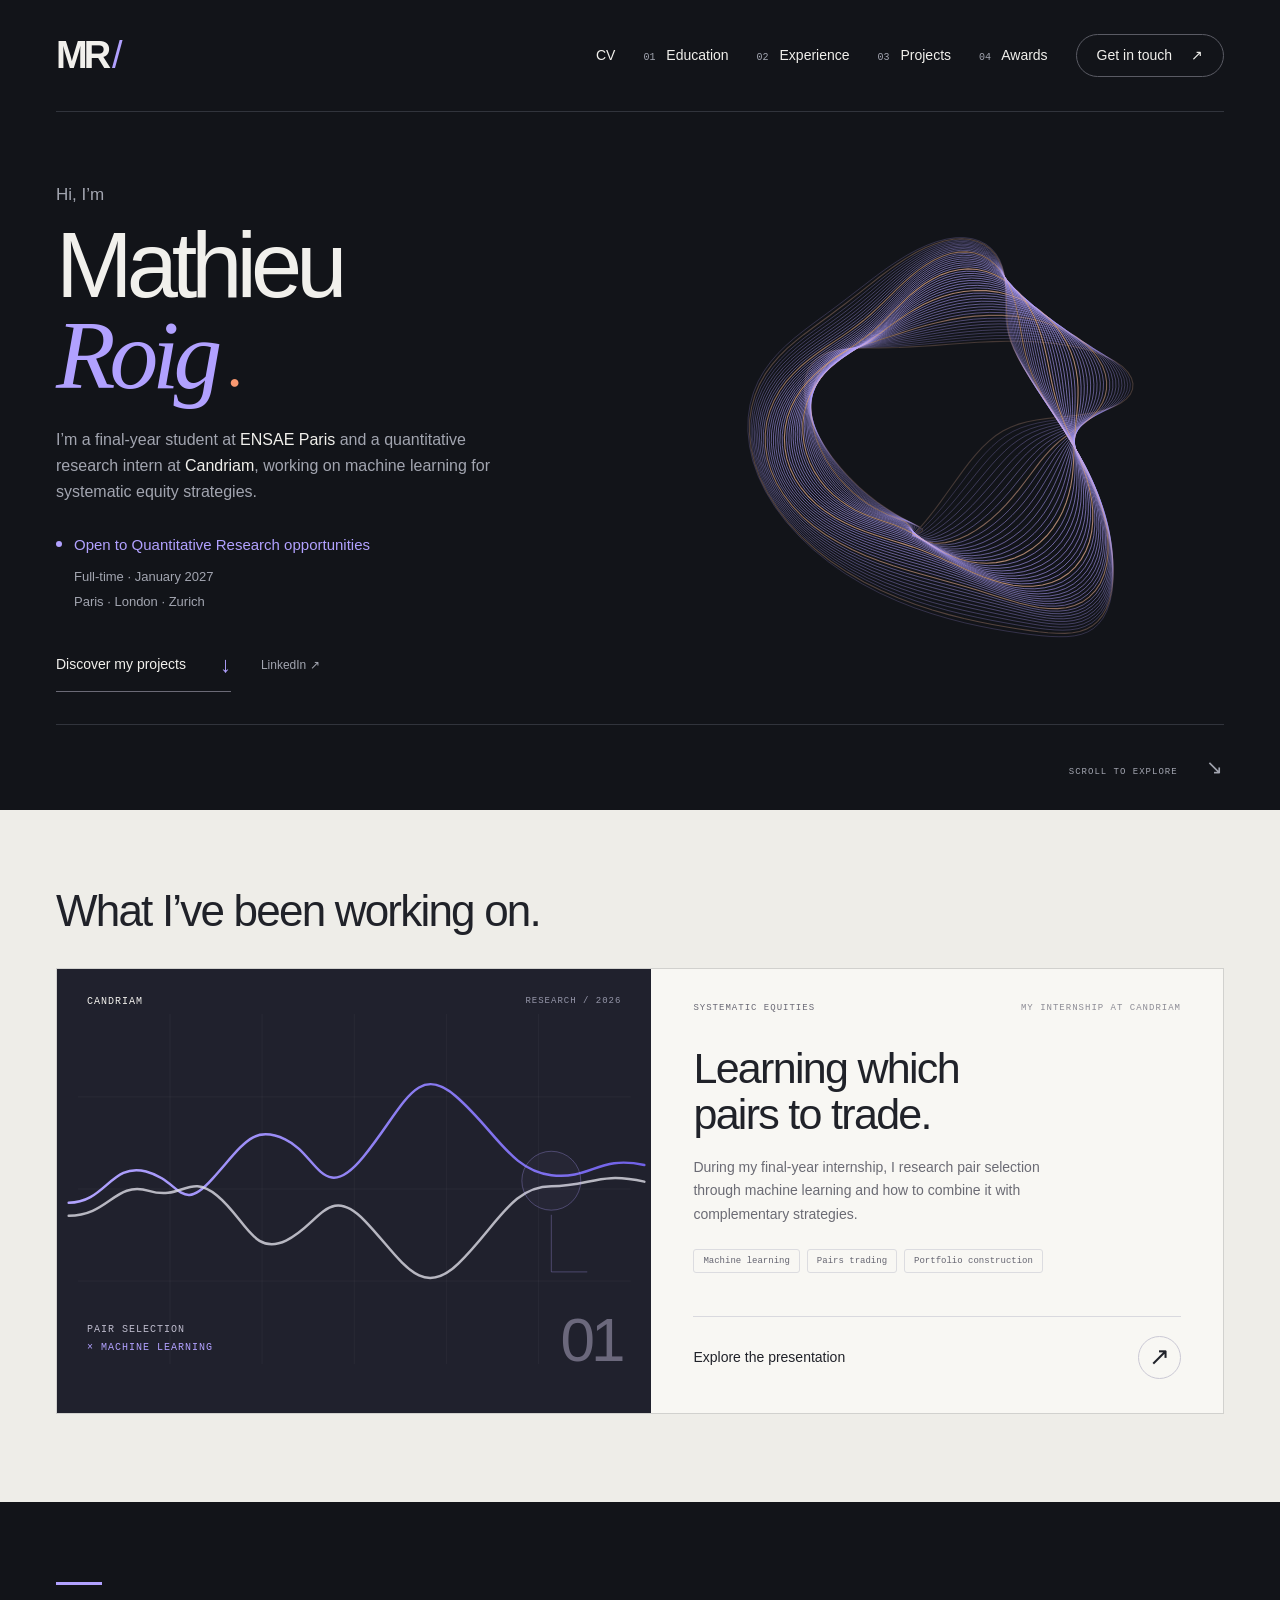
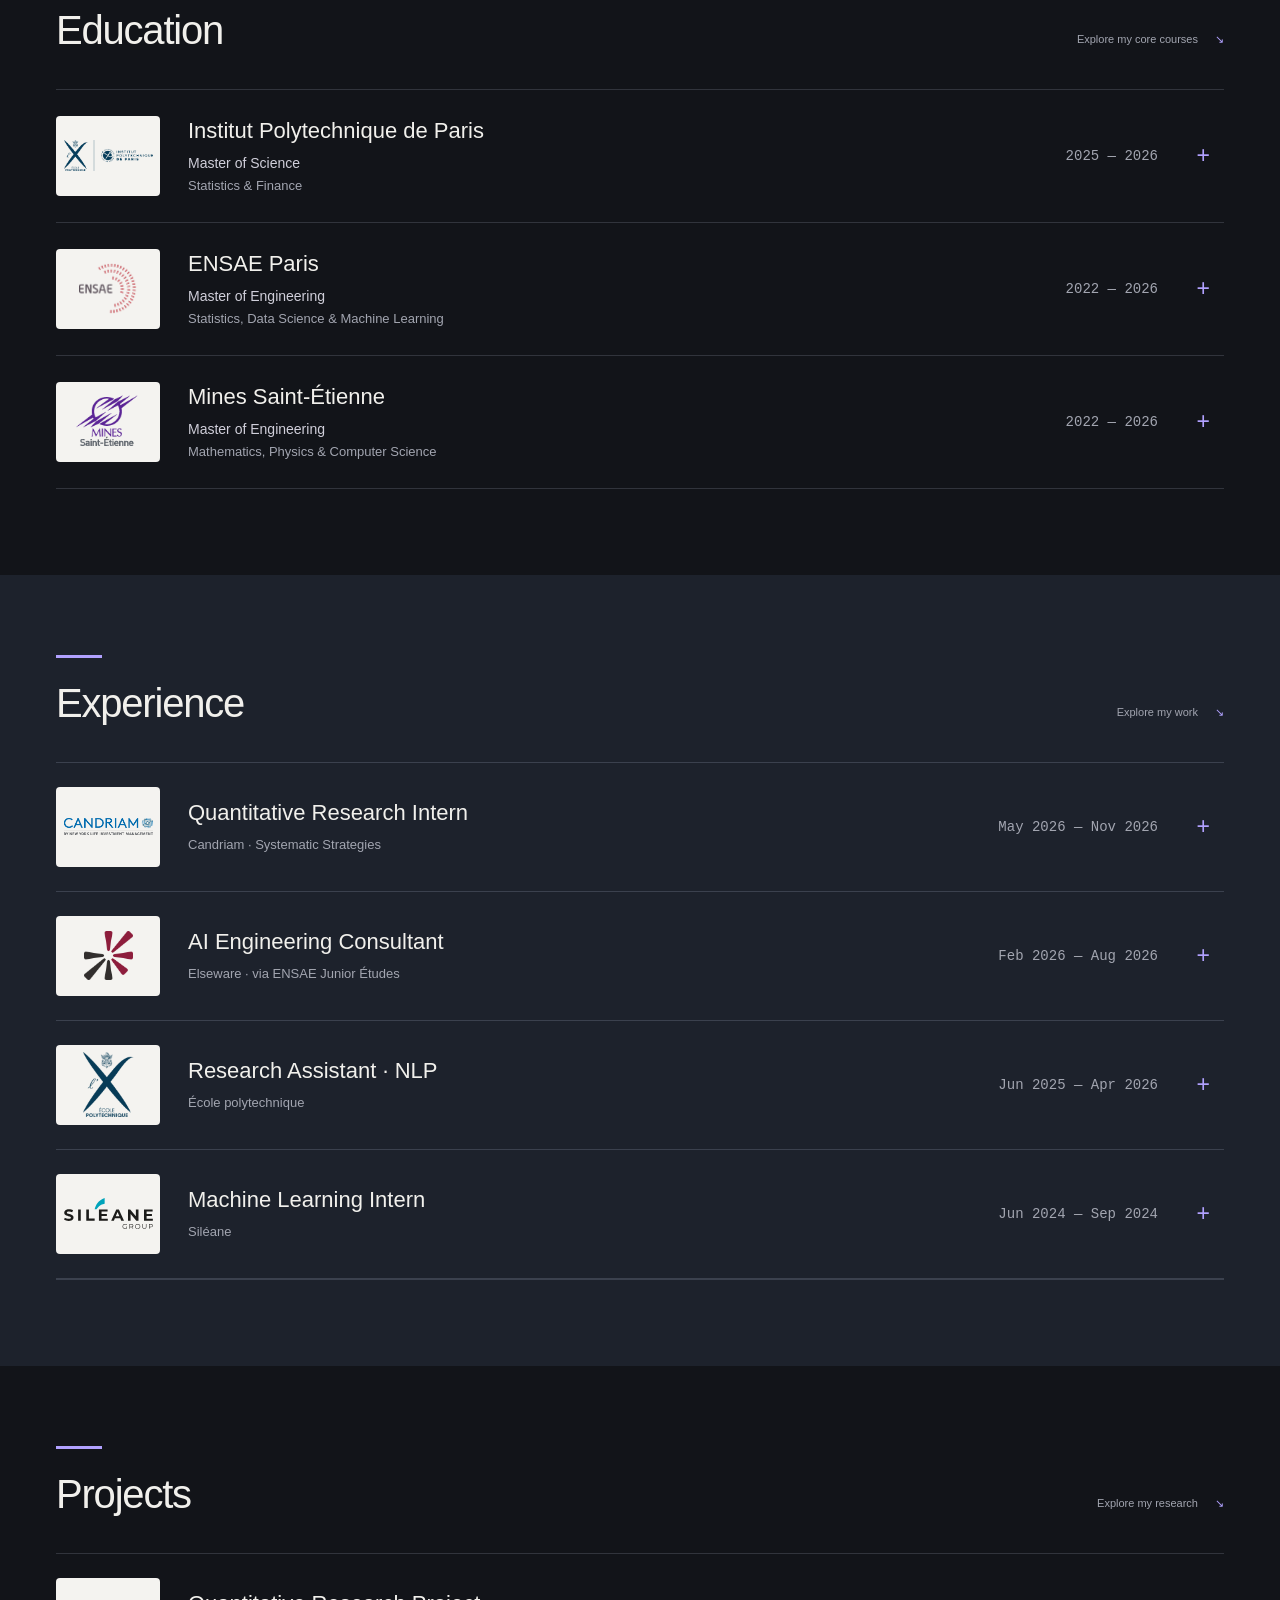
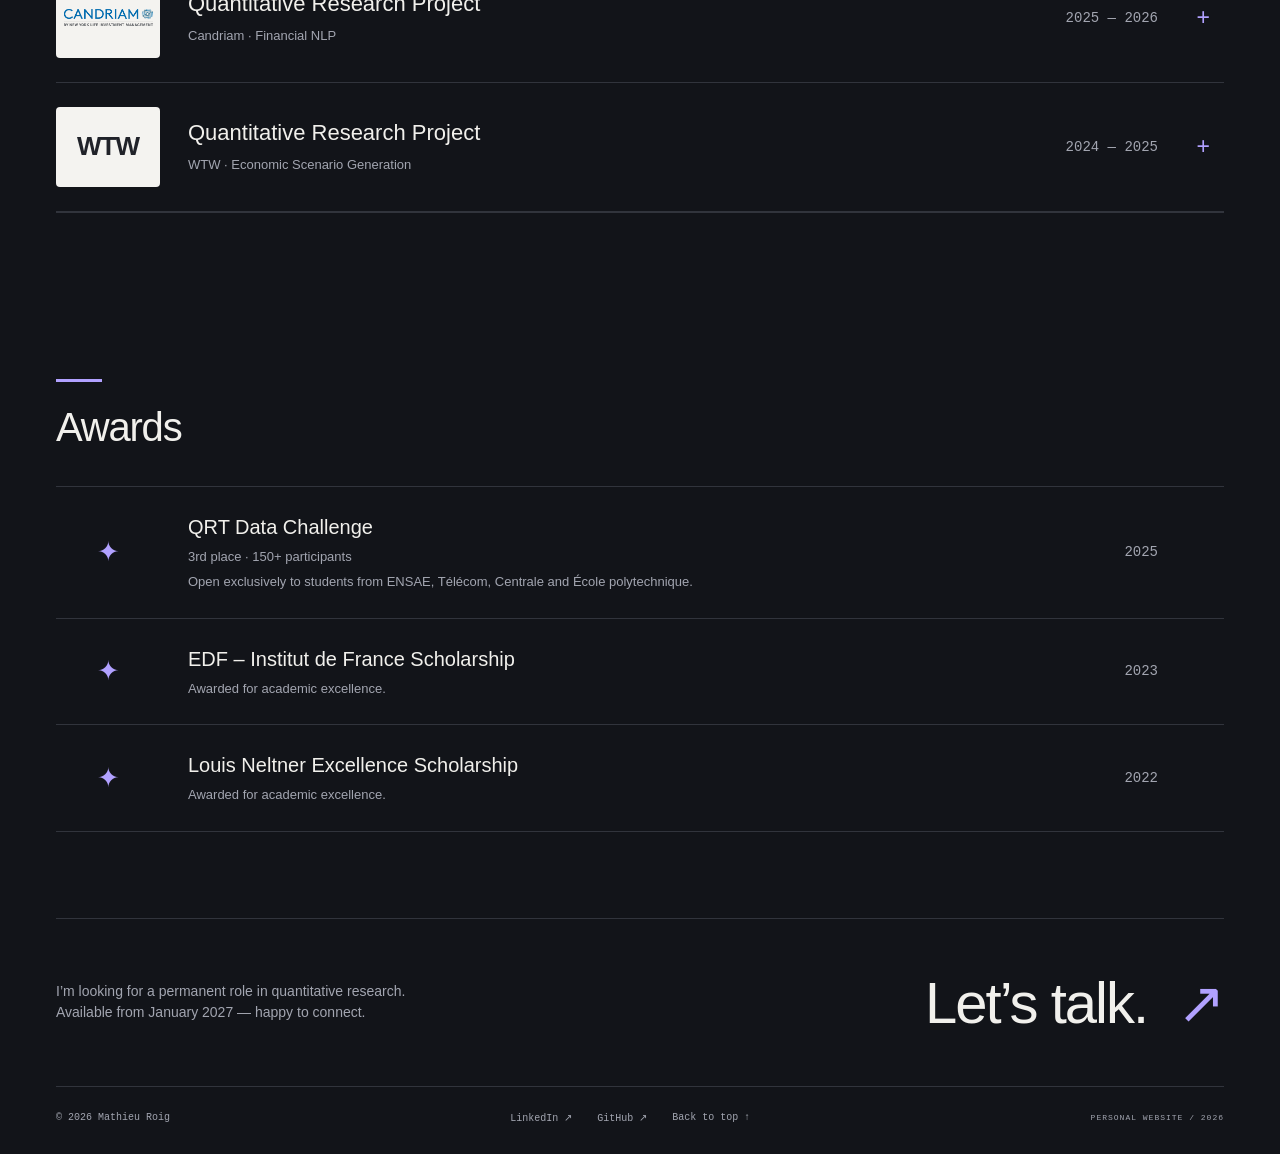
<file: index.html>
<!doctype html>
<html lang="en">
<head>
  <meta charset="utf-8"><meta name="viewport" content="width=device-width,initial-scale=1">
  <meta name="description" content="Mathieu Roig — final-year ENSAE Paris student and quantitative research intern at Candriam. My projects, research and background. Seeking a permanent quant research role from January 2027.">
  <title>Mathieu Roig — Projects & research</title>
  <link rel="icon" type="image/svg+xml" href="favicon.svg">
  <link rel="stylesheet" href="style.css"><script src="main.js" defer></script>
</head>
<body>
  <a class="skip" href="#main">Skip to content</a>
  <header class="nav wrap">
    <a class="monogram" href="#" aria-label="Mathieu Roig, home">MR<span>/</span></a>
    <nav aria-label="Main navigation"><a href="resume_quant.pdf" target="_blank" rel="noopener" aria-label="Open CV in a new tab">CV</a><a href="#education"><small>01</small> Education</a><a href="#experience"><small>02</small> Experience</a><a href="#projects"><small>03</small> Projects</a><a href="#awards"><small>04</small> Awards</a><a href="mailto:mathieu.roig@ensae.fr">Get in touch <span>↗</span></a></nav>
  </header>
  <main id="main">
    <section class="hero wrap" aria-labelledby="hero-title">
      <div class="hero-layout">
        <div class="hero-copy"><p class="intro-name">Hi, I’m</p><h1 id="hero-title">Mathieu<br><em>Roig</em><span class="period">●</span></h1><p class="intro">I’m a final-year student at <strong>ENSAE Paris</strong> and a quantitative research intern at <strong>Candriam</strong>, working on machine learning for systematic equity strategies.</p><div class="job-search"><span class="availability-dot" aria-hidden="true"></span><p><strong>Open to Quantitative Research opportunities</strong><span>Full-time · January 2027</span><span>Paris · London · Zurich</span></p></div><div class="hero-actions"><a class="work-link" href="#work">Discover my projects <span aria-hidden="true">↓</span></a><a class="profile-link" href="https://www.linkedin.com/in/mathieu-roig-424487253/" target="_blank" rel="noopener">LinkedIn ↗</a></div></div>
        <figure class="field"><svg id="signal-field" viewBox="0 0 620 540" role="img" aria-labelledby="field-title field-desc"><title id="field-title">An evolving field of lines</title><desc id="field-desc">An abstract, decorative illustration of interacting signals. No financial data is represented.</desc><g id="field-lines"></g></svg></figure>
      </div>
      <div class="hero-bottom"><a href="#work" aria-label="Scroll to my projects">SCROLL TO EXPLORE <span>↘</span></a></div>
    </section>
    <section class="work-section" id="work" aria-labelledby="work-title"><div class="wrap">
      <div class="section-heading"><h2 id="work-title">What I’ve been working on.</h2></div>
      <article class="project">
        <div class="project-art" aria-hidden="true"><div class="art-top"><span>CANDRIAM</span><span>RESEARCH / 2026</span></div><svg viewBox="0 0 600 380" class="pair-art"><defs><linearGradient id="fade" x1="0" x2="1"><stop stop-color="#b2a4ff"/><stop offset="1" stop-color="#7061e8"/></linearGradient></defs><g class="art-grid"><path d="M0 90H600M0 190H600M0 290H600M100 0V380M200 0V380M300 0V380M400 0V380M500 0V380"/></g><path class="pair-line one" d="M-10 205C30 205 36 161 74 171S111 218 146 179S190 120 225 136S266 209 310 155S367 52 410 89S470 170 514 175S565 153 615 164"/><path class="pair-line two" d="M-10 219C34 219 40 181 77 192S120 172 151 197S190 263 226 246S272 184 311 224S371 312 413 271S471 187 514 187S565 171 615 182"/><circle cx="514" cy="181" r="32" class="focus-ring"/><path d="M514 218V280H553" class="art-pointer"/></svg><div class="art-bottom"><span>PAIR SELECTION<br><b>× MACHINE LEARNING</b></span><span class="art-number">01</span></div></div>
        <div class="project-copy"><div class="project-meta"><span>SYSTEMATIC EQUITIES</span><span>MY INTERNSHIP AT CANDRIAM</span></div><h3>Learning which<br>pairs to trade.</h3><p>During my final-year internship, I research pair selection through machine learning and how to combine it with complementary strategies.</p><div class="tags"><span>Machine learning</span><span>Pairs trading</span><span>Portfolio construction</span></div><a class="project-link" href="presentation_en.html" target="_blank" rel="noopener"><span>Explore the presentation</span><span class="arrow-box" aria-hidden="true">↗</span></a></div>
      </article>
    </div></section>
    <section class="about wrap" id="about" aria-label="Background">
      <section class="education" id="education" aria-labelledby="education-title">
        <div class="background-heading"><h3 id="education-title">Education</h3><span>Explore my core courses <span aria-hidden="true">↘</span></span></div>
        <div class="education-list">
          <details class="school" id="education-ipparis">
            <summary><span class="school-logo"><img class="ip-logo" src="assets/schools/polytechnique-ip-paris.png" alt="École polytechnique / Institut Polytechnique de Paris" width="2242" height="779"></span><span class="school-info"><strong>Institut Polytechnique de Paris</strong><span class="degree">Master of Science</span><span class="specialisation">Statistics &amp; Finance</span></span><span class="school-date">2025 — 2026</span><span class="plus" aria-hidden="true">+</span></summary>
            <div class="school-details"><span class="courses-label">CORE COURSES</span><ul class="course-list"><li>Stochastic Calculus</li><li>Dynamic Optimization</li><li>Risk Management</li></ul><a class="school-website" href="https://www.ip-paris.fr/" target="_blank" rel="noopener">IP Paris ↗</a></div>
          </details>
          <details class="school" id="education-ensae">
            <summary><span class="school-logo"><span class="logo-crop ensae-crop"><img src="assets/schools/ensae.png" alt="ENSAE Paris" width="795" height="263"></span></span><span class="school-info"><strong>ENSAE Paris</strong><span class="degree">Master of Engineering</span><span class="specialisation">Statistics, Data Science &amp; Machine Learning</span></span><span class="school-date">2022 — 2026</span><span class="plus" aria-hidden="true">+</span></summary>
            <div class="school-details"><span class="courses-label">CORE COURSES</span><ul class="course-list"><li>Statistics</li><li>Machine Learning</li><li>Stochastic Processes</li><li>Time Series</li></ul><a class="school-website" href="https://www.ensae.fr/" target="_blank" rel="noopener">ENSAE Paris ↗</a></div>
          </details>
          <details class="school" id="education-mines">
            <summary><span class="school-logo"><span class="logo-crop mines-crop"><img src="assets/schools/mines.png" alt="Mines Saint-Étienne" width="338" height="90"></span></span><span class="school-info"><strong>Mines Saint-Étienne</strong><span class="degree">Master of Engineering</span><span class="specialisation">Mathematics, Physics &amp; Computer Science</span></span><span class="school-date">2022 — 2026</span><span class="plus" aria-hidden="true">+</span></summary>
            <div class="school-details"><span class="courses-label">CORE COURSES</span><ul class="course-list"><li>Big Data</li><li>Deep Learning</li><li>Game Theory</li><li>Microeconomics &amp; Macroeconomics</li></ul><a class="school-website" href="https://www.mines-stetienne.fr/" target="_blank" rel="noopener">Mines Saint-Étienne ↗</a></div>
          </details>
        </div>
      </section>
      <section class="experience-preview" id="experience" aria-labelledby="experience-title">
        <div class="background-heading"><h3 id="experience-title">Experience</h3><span>Explore my work <span aria-hidden="true">↘</span></span></div>
        <div class="experience-list">
          <details class="job" id="experience-candriam">
            <summary><span class="school-logo job-logo"><img src="assets/experience/candriam.svg" alt="Candriam" width="2721" height="543"></span><span class="job-info"><strong>Quantitative Research Intern</strong><span>Candriam · Systematic Strategies</span></span><span class="job-date">May 2026 — Nov 2026</span><span class="plus" aria-hidden="true">+</span></summary>
            <div class="job-details"><ul><li>Built a systematic equity portfolio combining pairs trading, reversal and momentum strategies, with risk-based allocation.</li><li>Developed a gradient-boosted model for pair selection and compared it with distance and cointegration benchmarks.</li><li>Studied transaction costs and turnover, then redesigned the reversal sleeve to improve net performance.</li></ul></div>
          </details>
          <details class="job" id="experience-elseware">
            <summary><span class="school-logo job-logo"><img class="elseware-logo" src="assets/experience/elseware.webp" alt="Elseware" width="1184" height="1184"></span><span class="job-info"><strong>AI Engineering Consultant</strong><span>Elseware · via ENSAE Junior Études</span></span><span class="job-date">Feb 2026 — Aug 2026</span><span class="plus" aria-hidden="true">+</span></summary>
            <div class="job-details"><ul><li>Developed TrustAgent, a multi-agent LLM system for operational-risk scenario analysis.</li><li>Tested expert-judgement assumptions against retrieved public evidence and returned auditable verdicts.</li><li>TrustAgent featured in a <a href="https://www.risk.net/insight/operational-risk/7963260/industrialising-the-challenge-process-ai-in-operational-risk-scenario-analysis" target="_blank" rel="noopener" style="color:var(--accent);text-decoration:underline;text-underline-offset:3px">Risk.net interview</a> with Patrick Naim (Elseware CEO) and Nedim Baruh (MD, JPMorganChase).</li></ul></div>
          </details>
          <details class="job" id="experience-polytechnique">
            <summary><span class="school-logo job-logo"><span class="logo-crop x-crop"><img src="assets/schools/polytechnique-ip-paris.png" alt="École polytechnique" width="2242" height="779"></span></span><span class="job-info"><strong>Research Assistant · NLP</strong><span>École polytechnique</span></span><span class="job-date">Jun 2025 — Apr 2026</span><span class="plus" aria-hidden="true">+</span></summary>
            <div class="job-details"><p class="job-context">Supervised by Prof. Alessandro Riboni</p><ul><li>Quantified individual influence within the FOMC using contextual embeddings.</li><li>Applied static embeddings (GloVe, A La Carte) to Congressional speeches to measure political polarization on monetary policy.</li></ul></div>
          </details>
          <details class="job" id="experience-sileane">
            <summary><span class="school-logo job-logo"><img src="assets/experience/sileane.svg" alt="Siléane" width="457" height="163"></span><span class="job-info"><strong>Machine Learning Intern</strong><span>Siléane</span></span><span class="job-date">Jun 2024 — Sep 2024</span><span class="plus" aria-hidden="true">+</span></summary>
            <div class="job-details"><ul><li>Benchmarked commercial computer vision platforms (Halcon, Picsellia, Mech-Mind) on client classification, segmentation and detection projects.</li><li>Supported the team’s decision on whether to build an in-house model.</li></ul></div>
          </details>
        </div>
      </section>
      <section class="research-projects" id="projects" aria-labelledby="projects-title">
        <div class="background-heading"><h3 id="projects-title">Projects</h3><span>Explore my research <span aria-hidden="true">↘</span></span></div>
        <div class="research-project-list">
          <details class="job" id="project-candriam">
            <summary><span class="school-logo job-logo"><img src="assets/experience/candriam.svg" alt="Candriam" width="2721" height="543"></span><span class="job-info"><strong>Quantitative Research Project</strong><span>Candriam · Financial NLP</span></span><span class="job-date">2025 — 2026</span><span class="plus" aria-hidden="true">+</span></summary>
            <div class="job-details"><p class="job-context">12-month research project with ENSAE Paris</p><ul><li>Benchmarked Loughran–McDonald and FinBERT sentiment scores on the MD&amp;A sections of 67,000+ SEC filings using panel regressions and long-short portfolios.</li><li>Built an extraction and parsing pipeline for 10-K/10-Q filings, with point-in-time alignment to returns and control factors.</li><li>Found no robust predictive signal for abnormal returns over horizons of 1–21 days.</li></ul></div>
          </details>
          <details class="job" id="project-wtw">
            <summary><span class="school-logo job-logo"><span class="project-wordmark">WTW</span></span><span class="job-info"><strong>Quantitative Research Project</strong><span>WTW · Economic Scenario Generation</span></span><span class="job-date">2024 — 2025</span><span class="plus" aria-hidden="true">+</span></summary>
            <div class="job-details"><p class="job-context">12-month research project with ENSAE Paris</p><ul><li>Explored generative AI for forward interest-rate scenarios, using the Libor Market Model as a benchmark.</li><li>Compared GAN and physics-informed GAN approaches, assessing their ability to reproduce financial dynamics and constraints.</li><li>Used physics-informed neural networks to estimate LMM volatility and correlation parameters from simulated scenarios.</li></ul></div>
          </details>
        </div>
      </section>
      <section class="awards" id="awards" aria-labelledby="awards-title">
        <div class="background-heading"><h3 id="awards-title">Awards</h3></div>
        <ul class="award-list">
          <li class="award-row"><span class="award-mark" aria-hidden="true">✦</span><div class="award-info"><strong>QRT Data Challenge</strong><span>3rd place · 150+ participants</span><span>Open exclusively to students from ENSAE, Télécom, Centrale and École polytechnique.</span></div><span class="award-date">2025</span></li>
          <li class="award-row"><span class="award-mark" aria-hidden="true">✦</span><div class="award-info"><strong>EDF – Institut de France Scholarship</strong><span>Awarded for academic excellence.</span></div><span class="award-date">2023</span></li>
          <li class="award-row"><span class="award-mark" aria-hidden="true">✦</span><div class="award-info"><strong>Louis Neltner Excellence Scholarship</strong><span>Awarded for academic excellence.</span></div><span class="award-date">2022</span></li>
        </ul>
      </section>
    </section>
    <footer class="wrap"><div class="footer-top"><p>I’m looking for a permanent role in quantitative research.<br>Available from January 2027 — happy to connect.</p><a href="mailto:mathieu.roig@ensae.fr">Let’s talk.<span>↗</span></a></div><div class="footer-bottom"><span>© 2026 Mathieu Roig</span><div><a href="https://www.linkedin.com/in/mathieu-roig-424487253/" target="_blank" rel="noopener">LinkedIn ↗</a><a href="https://github.com/mathieuroig9" target="_blank" rel="noopener">GitHub ↗</a><a href="#">Back to top ↑</a></div><span class="prototype">PERSONAL WEBSITE / 2026</span></div></footer>
  </main>
</body></html>
</file>
<file: style.css>
@charset "UTF-8";
:root{--bg:#121419;--fg:#f1f0ec;--muted:#a2a5b0;--line:#31343c;--accent:#b1a1ff;--orange:#f89870;--paper:#eeede8;--ink:#202229;--sans:'Segoe UI',Arial,sans-serif;--mono:Consolas,'Courier New',monospace}
*{box-sizing:border-box}html{scroll-behavior:smooth;scroll-padding-top:32px}body{margin:0;background:var(--bg);color:var(--fg);font:16px/1.5 var(--sans);-webkit-font-smoothing:antialiased}a{color:inherit;text-decoration:none}button{font:inherit}button,a,summary{-webkit-tap-highlight-color:transparent}a:focus-visible,button:focus-visible,summary:focus-visible{outline:2px solid var(--orange);outline-offset:7px}::selection{background:var(--accent);color:var(--bg)}.wrap{width:min(1320px,calc(100% - 112px));margin-inline:auto}.skip{position:fixed;top:-100px;left:20px;padding:12px;background:var(--accent);color:var(--bg);z-index:10}.skip:focus{top:12px}.nav{height:112px;display:flex;align-items:center;gap:24px;border-bottom:1px solid var(--line)}.monogram{font-size:38px;font-weight:800;letter-spacing:-4px}.monogram span{color:var(--accent);font-weight:400;margin-left:5px}.nav-caption{font:10px/1.6 var(--mono);letter-spacing:1.4px}.nav nav{margin-left:auto;display:flex;align-items:center;gap:42px}.nav nav a{font-size:14px}.nav small{font:10px var(--mono);color:var(--muted);margin-right:7px}.nav a:hover{color:var(--accent)}.nav nav a:last-child{border:1px solid #5a5b64;border-radius:30px;padding:10px 20px}.nav nav a:last-child span{margin-left:15px}.hero{padding-top:42px}.hero-kicker,.overline{font:11px var(--mono);letter-spacing:1.4px}.hero-kicker{display:flex;gap:12px;align-items:center}.status-dot{width:7px;height:7px;border-radius:50%;background:var(--orange)}.hero-layout{display:grid;grid-template-columns:1.1fr 1fr;align-items:center;min-height:545px;position:relative}.hero-copy{position:relative;z-index:1;padding-top:30px;padding-bottom:45px}.intro-name{font-size:19px;color:var(--muted);margin:0 0 22px}h1{font-size:clamp(64px,6.9vw,104px);font-weight:500;line-height:1.01;letter-spacing:-6px;margin:0;white-space:nowrap}h1 em{font:italic 1.14em/.98 Georgia,'Times New Roman',serif;letter-spacing:-6px;color:var(--accent)}.period{font-size:18px;color:var(--orange);margin-left:13px}.intro{font-size:18px;max-width:355px;color:var(--muted);margin:30px 0}.work-link{display:inline-flex;align-items:center;gap:34px;font-size:14px;border-bottom:1px solid #6b6a76;padding:10px 0}.work-link span{font-size:22px;color:var(--accent);transition:transform .25s}.work-link:hover span{transform:translateY(5px)}.field{margin:0 -25px 0 -15px;align-self:stretch;display:flex;flex-direction:column;justify-content:center;min-width:0}.field svg{width:100%;overflow:visible}.field figcaption{display:flex;justify-content:space-between;padding:0 45px;margin-top:-35px;font:9px var(--mono);letter-spacing:1px;color:#999aa6;z-index:2}.field button{color:inherit;background:none;border:0;font:inherit;cursor:pointer;padding:8px;margin-top:-8px}.field button:hover{color:var(--fg)}.field button span{margin-left:12px}.hero-bottom{display:flex;align-items:center;justify-content:space-between;border-top:1px solid var(--line);min-height:86px;font-size:12px}.hero-bottom p{display:flex;align-items:center;gap:15px}.hero-bottom p:first-child{font-size:15px}.hero-bottom p:first-child span{color:var(--muted)}.hero-bottom p:nth-child(2){color:var(--muted)}.availability-dot{height:5px;width:5px;background:var(--accent);border-radius:50%}.hero-bottom>a{font:9px var(--mono);letter-spacing:1px;color:var(--muted)}.hero-bottom>a span{font-size:20px;margin-left:22px}.work-section{background:var(--paper);color:var(--ink);padding:76px 0 88px}.section-heading{display:grid;grid-template-columns:1fr auto;margin-bottom:32px;align-items:end}.section-heading .overline{grid-column:1/-1;margin:0 0 19px;color:#686976}h2{margin:0;font-size:44px;letter-spacing:-1.8px;font-weight:500;line-height:1.12}.section-note{font-size:12px;color:#696b74;padding-bottom:4px}.project{display:grid;grid-template-columns:1.04fr 1fr;border:1px solid #d1d1ce;min-height:444px;background:#f8f7f3;transition:box-shadow .3s}.project:hover{box-shadow:0 15px 45px #22232a12}.project-art{background:#20212d;color:var(--fg);position:relative;overflow:hidden;display:flex;flex-direction:column;justify-content:space-between;min-height:444px;padding:27px 30px}.art-top,.art-bottom{display:flex;justify-content:space-between;align-items:center;position:relative;z-index:1}.art-top{font:10px var(--mono);letter-spacing:1px}.art-top span:last-child{font-size:9px;color:#9697aa}.pair-art{position:absolute;left:0;top:45px;width:100%;height:350px}.art-grid{fill:none;stroke:#ffffff;stroke-opacity:.045}.pair-line{fill:none;stroke-width:2.7;stroke-linecap:round}.pair-line.one{stroke:url(#fade)}.pair-line.two{stroke:#dedce7;stroke-opacity:.8}.focus-ring{fill:#b1a1ff0a;stroke:#b1a1ff55}.art-pointer{fill:none;stroke:#b1a1ff55}.art-bottom{margin-top:auto}.art-bottom>span:first-child{font:10px/1.8 var(--mono);letter-spacing:1px;color:#bdbbcc}.art-bottom b{font-weight:400;color:var(--accent)}.art-number{font-size:62px;font-weight:300;letter-spacing:-4px;color:#6b687c}.project-copy{padding:34px 42px;display:flex;flex-direction:column}.project-meta{display:flex;justify-content:space-between;font:9px var(--mono);letter-spacing:1px;color:#696874}.project-meta span:last-child{color:#8d8c95}.project h3{font-size:43px;line-height:1.08;letter-spacing:-1.7px;font-weight:500;margin:32px 0 19px}.project-copy>p{font-size:14px;line-height:1.65;color:#6b6b74;max-width:370px;margin:0 0 23px}.tags{display:flex;flex-wrap:wrap;gap:7px;margin-bottom:30px}.tags span{font:9px var(--mono);padding:6px 9px;border:1px solid #dcdce0;border-radius:3px;color:#656571}.project-link{margin-top:auto;border-top:1px solid #d9d9de;padding-top:19px;display:flex;justify-content:space-between;align-items:center;font-size:14px}.project-link small{display:block;font:9px var(--mono);margin-top:5px;color:#85838d}.arrow-box{display:grid;place-items:center;width:43px;height:43px;border-radius:50%;border:1px solid #cbc9d5;font-size:25px;transition:background .25s,transform .25s}.project-link:hover .arrow-box{background:var(--accent);transform:rotate(45deg)}.about{display:grid;grid-template-columns:1fr 1fr;gap:80px;padding-block:86px 95px}.about .overline{color:var(--muted);margin:0 0 25px}.about h2 em{font-family:Georgia,serif;font-weight:400;color:var(--accent)}.about-intro{font-size:14px;color:var(--muted);line-height:1.8;margin-top:22px}.background-list{padding-top:25px}details{border-top:1px solid var(--line)}details:last-child{border-bottom:1px solid var(--line)}summary{list-style:none;display:flex;align-items:center;gap:22px;padding:26px 0;cursor:pointer}summary::-webkit-details-marker{display:none}summary>span:first-child{font:10px var(--mono);color:var(--muted)}summary strong{font-size:19px;font-weight:400}summary .plus{margin-left:auto;color:var(--accent);font-size:22px;transition:transform .2s}details[open] .plus{transform:rotate(45deg)}details p{margin:0 0 25px 37px;color:var(--muted);font-size:14px;max-width:400px}footer{border-top:1px solid var(--line)}.footer-top{display:flex;justify-content:space-between;align-items:center;padding:40px 0}.footer-top p{font-size:14px;color:var(--muted)}.footer-top>a{font-size:58px;letter-spacing:-2px}.footer-top>a span{color:var(--accent);display:inline-block;margin-left:30px;transition:transform .2s}.footer-top>a:hover span{transform:translate(5px,-5px)}.footer-bottom{border-top:1px solid var(--line);display:flex;align-items:center;justify-content:space-between;padding:25px 0 30px;font:10px var(--mono);color:var(--muted)}.footer-bottom>div{display:flex;gap:25px}.prototype{font-size:8px;letter-spacing:1px}.footer-bottom a:hover{color:var(--accent)}
@media(min-width:1600px){.hero-layout{min-height:600px}}
@media(max-width:1000px){.wrap{width:calc(100% - 64px)}h1{font-size:72px;letter-spacing:-4px}.hero-layout{min-height:520px;grid-template-columns:1.1fr .9fr}.field{margin-left:-85px;opacity:.75}.hero-copy{padding-bottom:35px}.project-copy{padding:27px}.project h3{font-size:35px}.project-art{min-height:440px}.section-note{display:none}.about{gap:35px}.hero-bottom>a{display:none}.nav nav{gap:24px}}
@media(max-width:650px){.wrap{width:calc(100% - 40px)}.nav{height:84px;gap:15px}.nav-caption{font-size:8px;letter-spacing:.5px}.monogram{font-size:31px}.nav nav{gap:15px}.nav small,.nav nav>a:nth-child(2),.nav nav>a:last-child{display:none}.hero{padding-top:27px}.hero-kicker{font-size:9px}.hero-layout{display:flex;flex-direction:column;align-items:stretch;min-height:0}.hero-copy{padding:40px 0 0}.intro-name{font-size:16px;margin-bottom:17px}h1{font-size:clamp(45px,11vw,70px);letter-spacing:-2.8px}h1 em{letter-spacing:-3px}.period{font-size:11px;margin-left:9px}.intro{font-size:15px;max-width:285px;margin:23px 0 13px}.work-link{font-size:12px}.field{height:300px;margin:-25px -10px 0 40px;opacity:1;align-self:auto;pointer-events:none}.field svg{height:300px}.field figcaption{margin-top:-18px;padding:0 13px 0 25px;font-size:8px}.field button{pointer-events:auto}.hero-bottom{min-height:85px;align-items:flex-start;justify-content:center;flex-direction:column;gap:7px}.hero-bottom p{margin:0;font-size:10px!important;gap:10px}.work-section{padding:43px 0 45px}.section-heading{margin-bottom:24px}.section-heading .overline,.overline{font-size:9px}h2{font-size:31px;letter-spacing:-1px}.project{grid-template-columns:1fr}.project-art{min-height:290px;padding:23px}.pair-art{height:245px;top:15px}.art-top{font-size:9px}.art-top span:last-child{font-size:8px}.art-bottom>span:first-child{font-size:9px}.art-number{font-size:44px}.project-copy{padding:27px 24px}.project h3{font-size:37px;margin:24px 0 16px}.project-copy>p{font-size:13px}.tags{gap:5px}.tags span{font-size:8px;padding:5px 6px}.project-link{font-size:12px}.project-meta{font-size:8px}.about{grid-template-columns:1fr;padding-block:45px;gap:10px}.about h2{font-size:37px}.about-intro{font-size:13px}.background-list{padding-top:10px}summary{padding:22px 0}summary strong{font-size:16px}.footer-top{align-items:flex-start;flex-direction:column;gap:12px;padding:25px 0}.footer-top p{font-size:13px}.footer-top>a{font-size:45px}.footer-bottom{align-items:flex-start;flex-direction:column;gap:20px}.prototype{display:none}.footer-bottom>div{gap:22px}}
@media(prefers-reduced-motion:reduce){html{scroll-behavior:auto}*,*::before,*::after{transition:none!important}}

/* Personal introduction: identity and job search lead the first screen. */
.hero-copy{padding-top:28px;padding-bottom:32px}.intro-name{margin-bottom:14px;font-size:17px}h1{font-size:92px;line-height:.94}h1 em{font-size:1.06em}.intro{max-width:475px;margin:23px 0 20px;font-size:16px;line-height:1.65}.intro strong{font-weight:500;color:var(--fg)}.job-search{display:flex;align-items:flex-start;gap:12px;border:1px solid #b1a1ff80;padding:10px 15px;background:#b1a1ff08;max-width:465px}.job-search>.availability-dot{margin-top:7px;flex-shrink:0}.job-search p{margin:0;font-size:13px}.job-search strong{font-weight:500;color:var(--fg);display:block}.job-search p>span{display:block;color:var(--muted);font-size:12px;margin-top:4px}.hero-actions{display:flex;align-items:center;gap:30px;margin-top:15px}.profile-link{font-size:12px;color:var(--muted)}.profile-link:hover{color:var(--accent)}.hero-bottom p:first-child{font-size:13px;color:var(--muted)}.about-intro{max-width:460px}.background-list details p{line-height:1.9}.field{align-self:center}.field figcaption{margin-top:-20px}
@media(max-width:1000px){h1{font-size:82px}.hero-layout{grid-template-columns:1.2fr .8fr}.field{margin-left:-45px;opacity:.7}.intro{font-size:15px}.job-search p{font-size:12px}.job-search p>span{font-size:11px}.hero-copy{padding-bottom:30px}.hero-bottom p:first-child{font-size:12px}.footer-top{gap:30px}.footer-top>a{white-space:nowrap}}
@media(max-width:650px){.hero-copy{padding-top:28px;padding-bottom:0}h1{font-size:70px;line-height:.91;letter-spacing:-3px}.intro-name{font-size:14px;margin-bottom:13px}.intro{font-size:14px;line-height:1.65;margin:20px 0 17px;max-width:350px}.job-search{padding:10px 10px;gap:9px}.job-search p{font-size:12px}.job-search p>span{font-size:10px}.hero-actions{gap:24px;margin-top:12px}.profile-link{font-size:11px}.field{height:230px;width:100%;margin:-5px 0 0;opacity:1}.field svg{height:230px}.field figcaption{margin-top:-17px;padding-inline:32px}.hero-bottom{min-height:62px}.hero-bottom p:first-child{font-size:10px!important;max-width:300px}.nav nav a{font-size:11px}.nav-caption{font-size:7px}.hero-kicker{font-size:8px;letter-spacing:1px}.section-heading h2{font-size:29px}.project-meta{gap:10px;font-size:7px}.footer-top{gap:12px}}

/* Education: compact school rows, optional course details. */
.about{display:block}.about-heading{display:flex;justify-content:space-between;align-items:center;gap:60px;margin-bottom:55px}.about-heading .about-intro{max-width:390px;margin:0}.background-heading{display:flex;justify-content:space-between;align-items:center;margin-bottom:23px}.background-heading h3{font-size:26px;line-height:1.2;font-weight:500;letter-spacing:-.5px;margin:0}.background-heading>span{font-size:11px;color:var(--muted)}.background-heading>span>span{color:var(--accent);margin-left:14px}.school{transition:background .2s}.school:hover,.school[open]{background:#b1a1ff04}.school summary{display:grid;grid-template-columns:104px minmax(0,1fr) 120px 24px;gap:28px;padding:26px 14px 26px 0}.school summary>.school-logo{font:inherit;color:inherit}.school-logo{display:flex;justify-content:center;align-items:center;width:104px;height:80px;background:#f4f3f0;border-radius:4px;flex-shrink:0}.logo-crop{position:relative;display:block;overflow:hidden}.ensae-crop{width:58px;height:65px}.ensae-crop img{position:absolute;left:0;top:0;height:65px;width:auto;max-width:none}.mines-crop{width:65px;height:65px}.mines-crop img{position:absolute;left:-68px;top:0;height:65px;width:auto;max-width:none}.school-logo .ip-logo{display:block;width:89px;height:auto}.school-info{display:flex;flex-direction:column;min-width:0}.school-info strong{font-size:22px;font-weight:500;color:var(--fg);line-height:1.35}.school-info .degree{font-size:14px;color:#d0cfda;margin-top:7px}.specialisation{font-size:13px;color:var(--muted);margin-top:2px}.school-date{font:14px var(--mono);color:var(--muted);text-align:right;white-space:nowrap}.school summary .plus{margin-left:0;text-align:right;font-size:23px}.school-details{margin:0 42px 26px 132px;padding:20px 0 0;border-top:1px solid var(--line);display:flex;align-items:baseline;gap:20px;flex-wrap:wrap}.courses-label{font:9px var(--mono);letter-spacing:1px;color:var(--accent)}.course-list{list-style:none;display:flex;flex-wrap:wrap;gap:6px 19px;margin:0;padding:0;max-width:720px}.course-list li{font-size:12px;color:var(--muted)}.course-list li+li::before{content:'\00b7';margin-right:19px;color:#6e6a7e}.school-website{margin-left:auto;font:10px var(--mono);color:var(--muted)}.school-website:hover{color:var(--accent)}.experience-preview{margin-top:55px}.experience-brief{display:grid;grid-template-columns:repeat(4,1fr);gap:30px;border-top:1px solid var(--line);padding-top:25px}.experience-brief p{margin:0}.experience-brief strong{display:block;font-size:16px;font-weight:500}.experience-brief p>span{display:block;font-size:12px;color:var(--muted);margin-top:9px}
@media(max-width:1000px){.school summary{grid-template-columns:88px minmax(0,1fr) 102px 20px;gap:20px}.school-logo{width:88px}.school-info strong{font-size:19px}.school-details{margin-left:108px}.school-date{font-size:13px}.school-website{margin-left:0}.experience-brief{grid-template-columns:repeat(2,1fr);row-gap:28px}}
@media(max-width:650px){.about-heading{display:block;margin-bottom:35px}.about-heading .about-intro{margin-top:20px;max-width:330px}.background-heading h3{font-size:23px}.background-heading>span{font-size:9px}.background-heading>span>span{margin-left:5px}.school summary{grid-template-columns:68px minmax(0,1fr) 16px;gap:7px 15px;padding:23px 0}.school-logo{width:68px;height:64px;grid-row:1/3;align-self:center}.ensae-crop{height:49px;width:44px}.ensae-crop img{height:49px}.mines-crop{height:49px;width:49px}.mines-crop img{height:49px;left:-51px}.school-logo .ip-logo{width:59px}.school-info{grid-column:2;grid-row:1}.school-info strong{font-size:17px}.school-info .degree{font-size:11px;margin-top:6px}.specialisation{font-size:11px;line-height:1.5}.school-date{grid-column:2;grid-row:2;font-size:12px;text-align:left;margin-top:3px}.school summary .plus{grid-column:3;grid-row:1/3;font-size:20px}.school-details{margin:0 0 23px 83px;gap:12px;padding-top:16px}.course-list{gap:8px 0;display:block}.course-list li{font-size:11px;margin-bottom:6px}.course-list li+li::before{content:none}.school-website{font-size:9px}.courses-label{font-size:8px}.experience-preview{margin-top:38px}.experience-brief{gap:24px 15px}.experience-brief strong{font-size:14px}.experience-brief p>span{font-size:11px}}

/* Keep the About heading on one line, including narrow screens. */
.mines-crop{mix-blend-mode:multiply}
#about-title{white-space:nowrap}
@media(max-width:650px){.about #about-title{font-size:clamp(20px,7.4vw,37px)}}

/* Experience: the same expandable rows as Education, with roles first. */
.job{transition:background .2s}.job:hover,.job[open]{background:#b1a1ff04}.experience-list{border-bottom:1px solid var(--line)}
.job summary{display:grid;grid-template-columns:104px minmax(0,1fr) 200px 24px;gap:28px;padding:24px 14px 24px 0}
.job-logo>img{width:89px;height:auto;max-height:64px;object-fit:contain;mix-blend-mode:multiply}.job-logo>.elseware-logo{width:49px;height:49px}
.x-crop{height:65px;width:51px;mix-blend-mode:multiply}.x-crop img{position:absolute;top:0;left:0;height:65px;width:auto;max-width:none}
.job-info{display:flex;flex-direction:column;min-width:0}.job-info strong{font-size:22px;line-height:1.35;font-weight:500}.job-info>span{font-size:13px;color:var(--muted);margin-top:7px}
.job-date{font:14px var(--mono);color:var(--muted);text-align:right;white-space:nowrap}.job summary .plus{margin-left:0;text-align:right;font-size:23px}
.job-details{margin:0 42px 27px 132px;padding-top:19px;border-top:1px solid var(--line)}.job-details ul{margin:0;padding-left:17px;max-width:850px;color:var(--muted);font-size:14px;line-height:1.8}.job-details li+li{margin-top:7px}.job-details li::marker{color:var(--accent)}.job-details .job-context{margin:0 0 13px;max-width:none;font-size:12px;color:var(--accent)}
@media(max-width:1000px){.job summary{grid-template-columns:88px minmax(0,1fr) 185px 20px;gap:20px}.job-info strong{font-size:19px}.job-date{font-size:13px}.job-details{margin-left:108px}.job-logo>img{max-width:76px}}
@media(max-width:650px){.job summary{grid-template-columns:68px minmax(0,1fr) 16px;gap:7px 15px;padding:23px 0}.job-info{grid-column:2;grid-row:1}.job-info strong{font-size:17px}.job-info>span{font-size:11px;margin-top:5px}.job-date{grid-column:2;grid-row:2;font-size:12px;text-align:left;margin-top:3px}.job summary .plus{grid-column:3;grid-row:1/3;font-size:20px}.job-logo>img{max-width:59px;max-height:49px}.job-logo>.elseware-logo{width:38px;height:38px}.x-crop{height:49px;width:39px}.x-crop img{height:49px}.job-details{margin:0 0 23px 83px;padding-top:16px}.job-details ul{font-size:12px;line-height:1.7}.job-details .job-context{font-size:11px}}

/* Awards: a concise chronological list. */
.awards{margin-top:55px}.award-list{list-style:none;margin:0;padding:0;border-bottom:1px solid var(--line)}.award-row{display:grid;grid-template-columns:104px minmax(0,1fr) 120px;align-items:center;gap:28px;border-top:1px solid var(--line);padding:26px 66px 26px 0;min-height:100px}.award-mark{text-align:center;color:var(--accent);font-size:27px}.award-info strong{display:block;font-size:20px;font-weight:500;line-height:1.4}.award-info>span{display:block;font-size:13px;color:var(--muted);margin-top:6px}.award-date{font:14px var(--mono);color:var(--muted);text-align:right}
@media(max-width:1000px){.award-row{grid-template-columns:88px minmax(0,1fr) 102px;gap:20px;padding-right:54px}.award-info strong{font-size:18px}.award-date{font-size:13px}}
@media(max-width:650px){.awards{margin-top:38px}.award-row{grid-template-columns:34px minmax(0,1fr) 38px;gap:12px;padding:22px 0;min-height:90px}.award-mark{font-size:22px}.award-info strong{font-size:16px}.award-info>span{font-size:11px}.award-date{font-size:12px}}

/* Direct navigation to each part of the background. */
.nav nav{gap:28px}
@media(min-width:851px) and (max-width:1100px){.nav nav{gap:18px}.nav nav a{font-size:12px}.nav small{display:none}.nav nav a:last-child{padding:9px 13px}}
@media(max-width:850px){.nav{height:auto;min-height:112px;flex-wrap:wrap;gap:10px 20px;padding-block:16px}.nav nav{width:100%;margin-left:0;justify-content:space-between;gap:12px}.nav nav a{font-size:12px;white-space:nowrap}.nav small{display:none}.nav nav>a:nth-child(2){display:block}.nav nav>a:last-child{display:none}}

/* Section contrast trial: full-width slate band for Experience. */
.about.wrap{width:100%;padding:0}
.about>section{margin:0;padding:80px max(56px,calc((100% - 1320px)/2)) 86px}
.about>.experience-preview{background:#1d222c;--line:#3b414e}
.background-heading{margin-bottom:36px;align-items:flex-end}
.background-heading h3{font-size:40px;letter-spacing:-1.2px;line-height:1.15}
.background-heading h3::before{content:'';display:block;width:46px;height:3px;background:var(--accent);margin-bottom:22px}
.background-heading>span{padding-bottom:5px}
@media(max-width:1000px){.about>section{padding:64px 32px 70px}.background-heading h3{font-size:36px}}
@media(max-width:650px){.about>section{padding:46px 20px 50px}.background-heading{margin-bottom:26px}.background-heading h3{font-size:30px;letter-spacing:-.8px}.background-heading h3::before{width:34px;margin-bottom:17px}.background-heading>span{padding-bottom:4px}}

/* Job search: an open typographic block within the introduction. */
.job-search{border:0;background:none;padding:0;margin-top:27px;gap:12px;max-width:490px}
.job-search>.availability-dot{width:6px;height:6px;margin-top:8px}
.job-search p{font-size:15px;line-height:1.55}
.job-search strong{color:var(--accent);font-weight:500}
.job-search p>span{font-size:13px;margin-top:5px}
.job-search strong+span{margin-top:11px}
.hero-actions{margin-top:26px}
@media(max-width:650px){.job-search{margin-top:24px;gap:10px}.job-search p{font-size:14px}.job-search p>span{font-size:12px}.job-search strong+span{margin-top:10px}.hero-actions{margin-top:24px}}

/* Remove the empty caption strip on smaller screens. */
.hero-bottom{justify-content:flex-end}
@media(max-width:1000px){.hero-bottom{display:none}}

/* Academic research projects use the same expandable rows as Experience. */
.research-project-list{border-bottom:1px solid var(--line)}
.project-wordmark{font:700 26px var(--sans);letter-spacing:-1px;color:#202229}
.job-details .project-source{display:inline-block;margin-top:17px;color:var(--accent);font-size:12px;text-decoration:underline;text-underline-offset:4px}
@media(max-width:650px){.project-wordmark{font-size:21px}.job-details .project-source{font-size:11px}}
</file>
